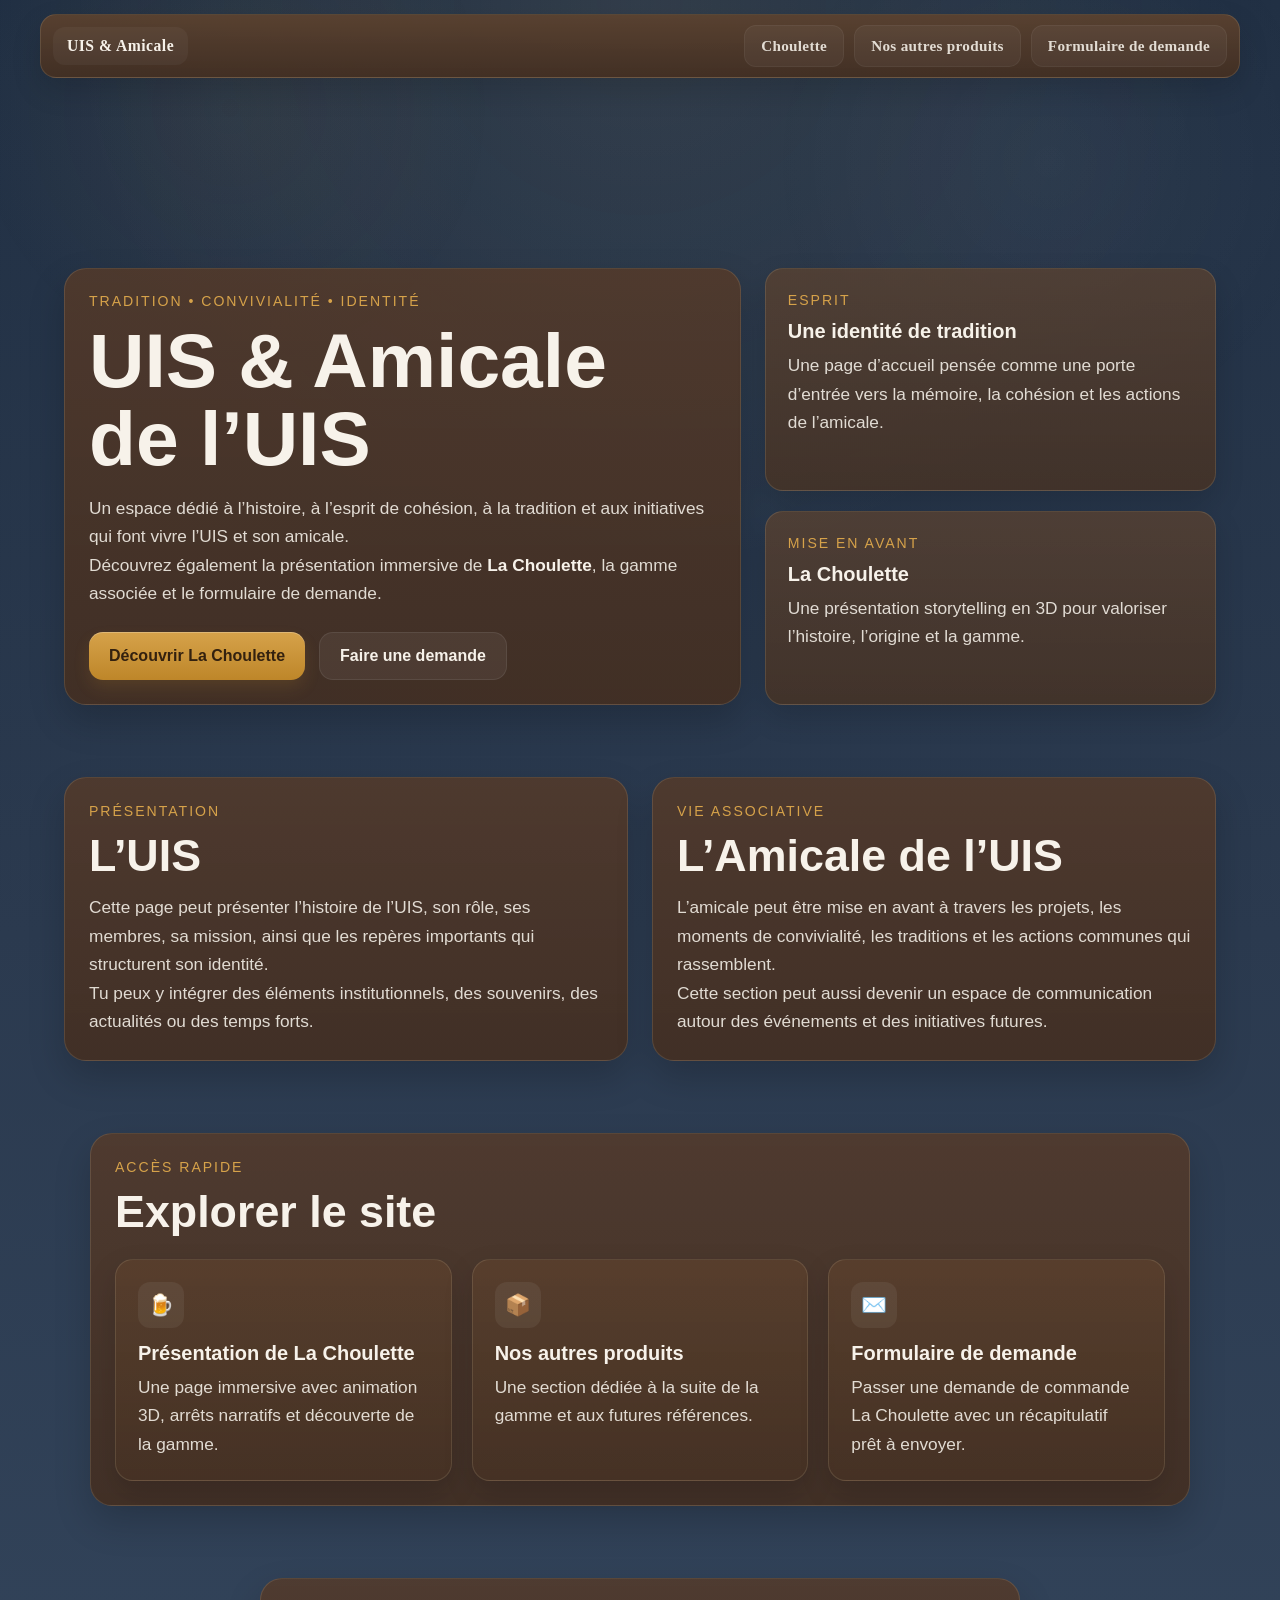
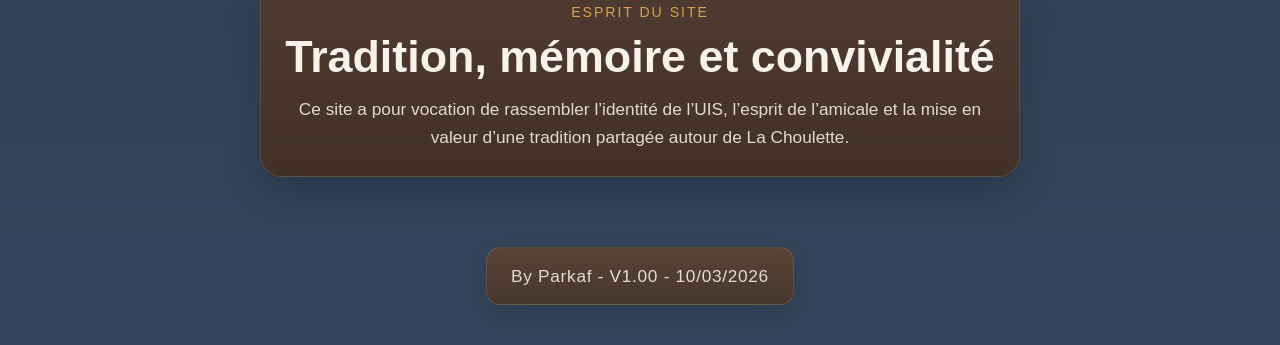
<file: index.html>
<!DOCTYPE html>
<html lang="fr">
<head>
  <meta charset="UTF-8" />
  <meta name="viewport" content="width=device-width, initial-scale=1.0" />
  <title>UIS & Amicale - Accueil</title>
  <link rel="stylesheet" href="css/style.css" />
</head>
<body>
  <header class="site-header">
    <div class="header-inner">
      <a href="index.html" class="brand">UIS & Amicale</a>

      <nav class="desktop-nav" aria-label="Navigation principale">
        <a href="choulette.html" class="nav-link">Choulette</a>
        <a href="produits.html" class="nav-link">Nos autres produits</a>
        <a href="commande.html" class="nav-link">Formulaire de demande</a>
      </nav>

      <button
        class="burger"
        id="burgerBtn"
        aria-label="Ouvrir le menu"
        aria-expanded="false"
        aria-controls="mobileMenu"
        type="button"
      >
        <span></span>
        <span></span>
        <span></span>
      </button>
    </div>

    <nav class="mobile-menu" id="mobileMenu" aria-label="Navigation mobile">
      <a href="choulette.html" class="mobile-link">Choulette</a>
      <a href="produits.html" class="mobile-link">Nos autres produits</a>
      <a href="commande.html" class="mobile-link">Formulaire de demande</a>
    </nav>
  </header>

  <main class="standard-page home-page">
    <section class="hero-simple hero-home hero-brasserie">
      <div class="hero-home-grid">
        <div class="hero-copy glass-panel hero-home-panel">
          <span class="eyebrow">Tradition • Convivialité • Identité</span>
          <h1>UIS & Amicale de l’UIS</h1>
          <p>
            Un espace dédié à l’histoire, à l’esprit de cohésion, à la tradition
            et aux initiatives qui font vivre l’UIS et son amicale.
          </p>
          <p>
            Découvrez également la présentation immersive de <strong>La Choulette</strong>,
            la gamme associée et le formulaire de demande.
          </p>

          <div class="hero-actions">
            <a href="choulette.html" class="btn-primary">Découvrir La Choulette</a>
            <a href="commande.html" class="btn-secondary">Faire une demande</a>
          </div>
        </div>

        <div class="hero-side-stack">
          <article class="feature-card wood-card">
            <span class="eyebrow">Esprit</span>
            <h3>Une identité de tradition</h3>
            <p>
              Une page d’accueil pensée comme une porte d’entrée vers la mémoire,
              la cohésion et les actions de l’amicale.
            </p>
          </article>

          <article class="feature-card wood-card">
            <span class="eyebrow">Mise en avant</span>
            <h3>La Choulette</h3>
            <p>
              Une présentation storytelling en 3D pour valoriser l’histoire,
              l’origine et la gamme.
            </p>
          </article>
        </div>
      </div>
    </section>

    <section class="content-section two-cols">
      <article class="glass-panel">
        <span class="eyebrow">Présentation</span>
        <h2>L’UIS</h2>
        <p>
          Cette page peut présenter l’histoire de l’UIS, son rôle, ses membres,
          sa mission, ainsi que les repères importants qui structurent son identité.
        </p>
        <p>
          Tu peux y intégrer des éléments institutionnels, des souvenirs,
          des actualités ou des temps forts.
        </p>
      </article>

      <article class="glass-panel">
        <span class="eyebrow">Vie associative</span>
        <h2>L’Amicale de l’UIS</h2>
        <p>
          L’amicale peut être mise en avant à travers les projets, les moments
          de convivialité, les traditions et les actions communes qui rassemblent.
        </p>
        <p>
          Cette section peut aussi devenir un espace de communication autour
          des événements et des initiatives futures.
        </p>
      </article>
    </section>

    <section class="content-section single-col">
      <div class="glass-panel centered-panel wide-panel">
        <span class="eyebrow">Accès rapide</span>
        <h2>Explorer le site</h2>
        <div class="feature-grid">
          <a class="feature-card wood-card nav-card" href="choulette.html">
            <span class="card-icon">🍺</span>
            <h3>Présentation de La Choulette</h3>
            <p>
              Une page immersive avec animation 3D, arrêts narratifs
              et découverte de la gamme.
            </p>
          </a>

          <a class="feature-card wood-card nav-card" href="produits.html">
            <span class="card-icon">📦</span>
            <h3>Nos autres produits</h3>
            <p>
              Une section dédiée à la suite de la gamme et aux futures références.
            </p>
          </a>

          <a class="feature-card wood-card nav-card" href="commande.html">
            <span class="card-icon">✉️</span>
            <h3>Formulaire de demande</h3>
            <p>
              Passer une demande de commande La Choulette avec un récapitulatif prêt à envoyer.
            </p>
          </a>
        </div>
      </div>
    </section>

    <section class="content-section single-col">
      <div class="glass-panel centered-panel narrow-panel quote-panel">
        <span class="eyebrow">Esprit du site</span>
        <h2>Tradition, mémoire et convivialité</h2>
        <p>
          Ce site a pour vocation de rassembler l’identité de l’UIS, l’esprit de l’amicale
          et la mise en valeur d’une tradition partagée autour de La Choulette.
        </p>
      </div>
    </section>
  </main>

  <footer class="site-footer">
    <p>By Parkaf - V1.00 - 10/03/2026</p>
  </footer>

  <script src="js/main.js"></script>
</body>
</html>
</file>
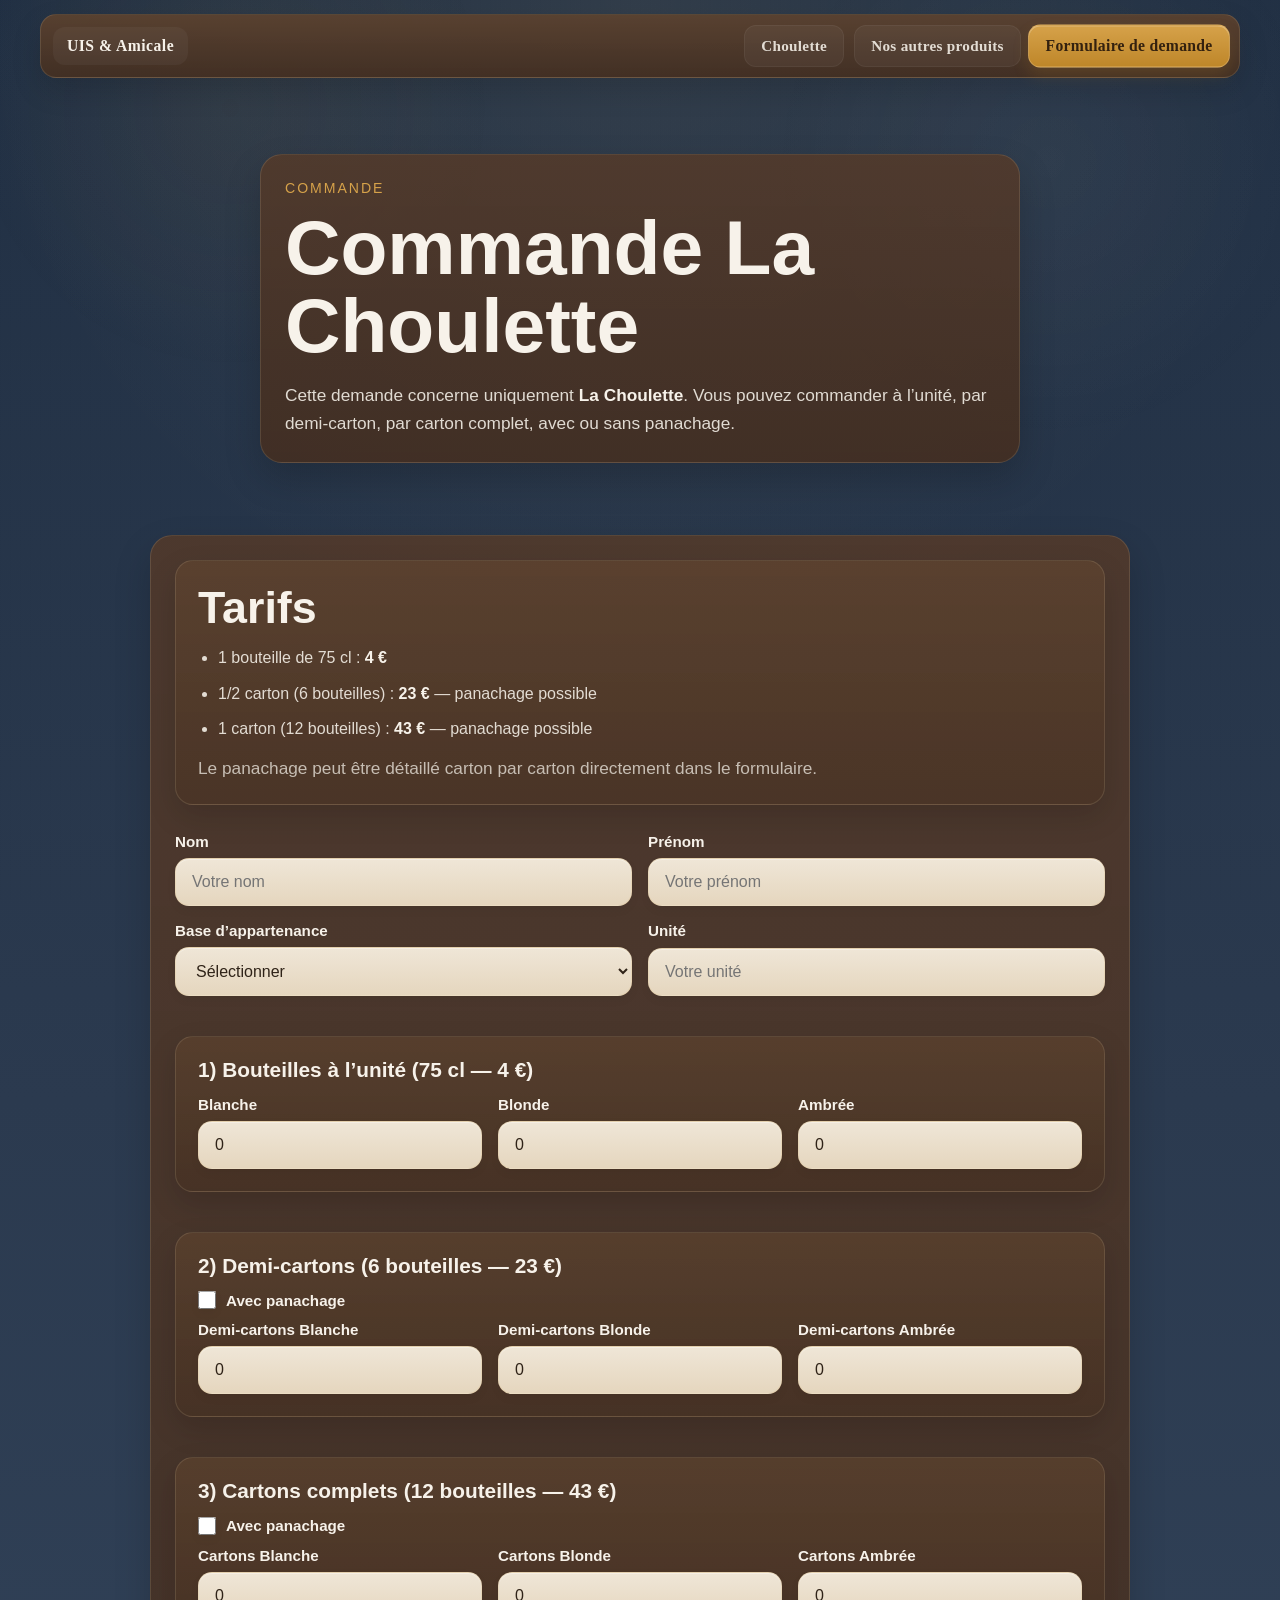
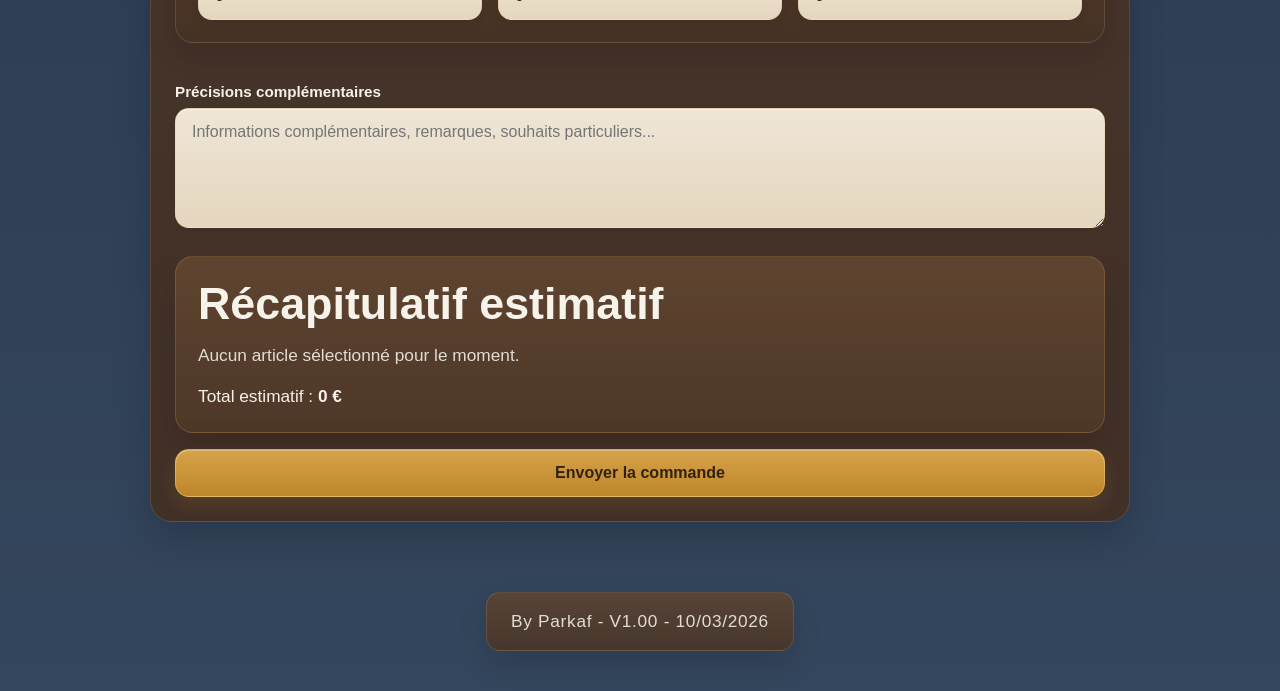
<file: commande.html>
<!DOCTYPE html>
<html lang="fr">
<head>
  <meta charset="UTF-8" />
  <meta name="viewport" content="width=device-width, initial-scale=1.0" />
  <title>Formulaire de demande</title>
  <link rel="stylesheet" href="css/style.css" />
</head>
<body>
  <header class="site-header">
    <div class="header-inner">
      <a href="index.html" class="brand">UIS & Amicale</a>

      <nav class="desktop-nav" aria-label="Navigation principale">
        <a href="choulette.html" class="nav-link">Choulette</a>
        <a href="produits.html" class="nav-link">Nos autres produits</a>
        <a href="commande.html" class="nav-link active">Formulaire de demande</a>
      </nav>

      <button
        class="burger"
        id="burgerBtn"
        aria-label="Ouvrir le menu"
        aria-expanded="false"
        aria-controls="mobileMenu"
        type="button"
      >
        <span></span>
        <span></span>
        <span></span>
      </button>
    </div>

    <nav class="mobile-menu" id="mobileMenu" aria-label="Navigation mobile">
      <a href="choulette.html" class="mobile-link">Choulette</a>
      <a href="produits.html" class="mobile-link">Nos autres produits</a>
      <a href="commande.html" class="mobile-link active">Formulaire de demande</a>
    </nav>
  </header>

  <main class="standard-page order-page">
    <section class="hero-simple">
      <div class="glass-panel centered-panel narrow-panel">
        <span class="eyebrow">Commande</span>
        <h1>Commande La Choulette</h1>
        <p>
          Cette demande concerne uniquement <strong>La Choulette</strong>.
          Vous pouvez commander à l’unité, par demi-carton, par carton complet,
          avec ou sans panachage.
        </p>
      </div>
    </section>

    <section class="content-section single-col">
      <div class="glass-panel form-panel">
        <div class="price-box">
          <h2>Tarifs</h2>
          <ul class="price-list">
            <li>1 bouteille de 75 cl : <strong>4 €</strong></li>
            <li>1/2 carton (6 bouteilles) : <strong>23 €</strong> — panachage possible</li>
            <li>1 carton (12 bouteilles) : <strong>43 €</strong> — panachage possible</li>
          </ul>
          <p class="price-note">
            Le panachage peut être détaillé carton par carton directement dans le formulaire.
          </p>
        </div>

        <form class="order-form" id="orderForm">
          <div class="form-grid two-columns-form">
            <div class="form-row">
              <label for="nom">Nom</label>
              <input type="text" id="nom" name="nom" placeholder="Votre nom" required />
            </div>

            <div class="form-row">
              <label for="prenom">Prénom</label>
              <input type="text" id="prenom" name="prenom" placeholder="Votre prénom" required />
            </div>

            <div class="form-row">
              <label for="base">Base d’appartenance</label>
              <select id="base" name="base" required>
                <option value="">Sélectionner</option>
                <option value="Civil">Civil</option>
                <option value="BA 116">BA 116</option>
                <option value="Autre">Autre</option>
              </select>
            </div>

            <div class="form-row" id="baseAutreRow" style="display:none;">
              <label for="baseAutre">Préciser la base</label>
              <input type="text" id="baseAutre" name="baseAutre" placeholder="Ex. BA 118" />
            </div>

            <div class="form-row">
              <label for="unite">Unité</label>
              <input type="text" id="unite" name="unite" placeholder="Votre unité" required />
            </div>
          </div>

          <div class="order-block">
            <h2>1) Bouteilles à l’unité (75 cl — 4 €)</h2>

            <div class="form-grid three-columns-form">
              <div class="form-row">
                <label for="uBlanche">Blanche</label>
                <input type="number" id="uBlanche" min="0" value="0" />
              </div>

              <div class="form-row">
                <label for="uBlonde">Blonde</label>
                <input type="number" id="uBlonde" min="0" value="0" />
              </div>

              <div class="form-row">
                <label for="uAmbree">Ambrée</label>
                <input type="number" id="uAmbree" min="0" value="0" />
              </div>
            </div>
          </div>

          <div class="order-block">
            <h2>2) Demi-cartons (6 bouteilles — 23 €)</h2>

            <div class="form-row checkbox-row">
              <label class="check-line">
                <input type="checkbox" id="halfPanache" />
                <span>Avec panachage</span>
              </label>
            </div>

            <div id="halfSimpleBlock">
              <div class="form-grid three-columns-form">
                <div class="form-row">
                  <label for="halfBlanche">Demi-cartons Blanche</label>
                  <input type="number" id="halfBlanche" min="0" value="0" />
                </div>

                <div class="form-row">
                  <label for="halfBlonde">Demi-cartons Blonde</label>
                  <input type="number" id="halfBlonde" min="0" value="0" />
                </div>

                <div class="form-row">
                  <label for="halfAmbree">Demi-cartons Ambrée</label>
                  <input type="number" id="halfAmbree" min="0" value="0" />
                </div>
              </div>
            </div>

            <div id="halfPanacheBlock" style="display:none;">
              <div class="form-row">
                <label for="halfQtyPanache">Nombre de demi-cartons panachés</label>
                <input type="number" id="halfQtyPanache" min="0" value="0" />
              </div>

              <div id="halfPanacheItems" class="panache-items"></div>
            </div>
          </div>

          <div class="order-block">
            <h2>3) Cartons complets (12 bouteilles — 43 €)</h2>

            <div class="form-row checkbox-row">
              <label class="check-line">
                <input type="checkbox" id="fullPanache" />
                <span>Avec panachage</span>
              </label>
            </div>

            <div id="fullSimpleBlock">
              <div class="form-grid three-columns-form">
                <div class="form-row">
                  <label for="fullBlanche">Cartons Blanche</label>
                  <input type="number" id="fullBlanche" min="0" value="0" />
                </div>

                <div class="form-row">
                  <label for="fullBlonde">Cartons Blonde</label>
                  <input type="number" id="fullBlonde" min="0" value="0" />
                </div>

                <div class="form-row">
                  <label for="fullAmbree">Cartons Ambrée</label>
                  <input type="number" id="fullAmbree" min="0" value="0" />
                </div>
              </div>
            </div>

            <div id="fullPanacheBlock" style="display:none;">
              <div class="form-row">
                <label for="fullQtyPanache">Nombre de cartons panachés</label>
                <input type="number" id="fullQtyPanache" min="0" value="0" />
              </div>

              <div id="fullPanacheItems" class="panache-items"></div>
            </div>
          </div>

          <div class="form-row">
            <label for="message">Précisions complémentaires</label>
            <textarea
              id="message"
              name="message"
              rows="5"
              placeholder="Informations complémentaires, remarques, souhaits particuliers..."
            ></textarea>
          </div>

          <div class="recap-box">
            <h2>Récapitulatif estimatif</h2>
            <p id="orderSummary">Aucun article sélectionné pour le moment.</p>
            <p class="total-price">
              Total estimatif : <strong id="totalPrice">0 €</strong>
            </p>
          </div>

          <button type="submit" class="submit-btn">Envoyer la commande</button>
        </form>
      </div>
    </section>
  </main>

  <footer class="site-footer">
    <p>By Parkaf - V1.00 - 10/03/2026</p>
  </footer>

  <script src="js/main.js"></script>
  <script src="js/commande.js"></script>
</body>
</html>
</file>
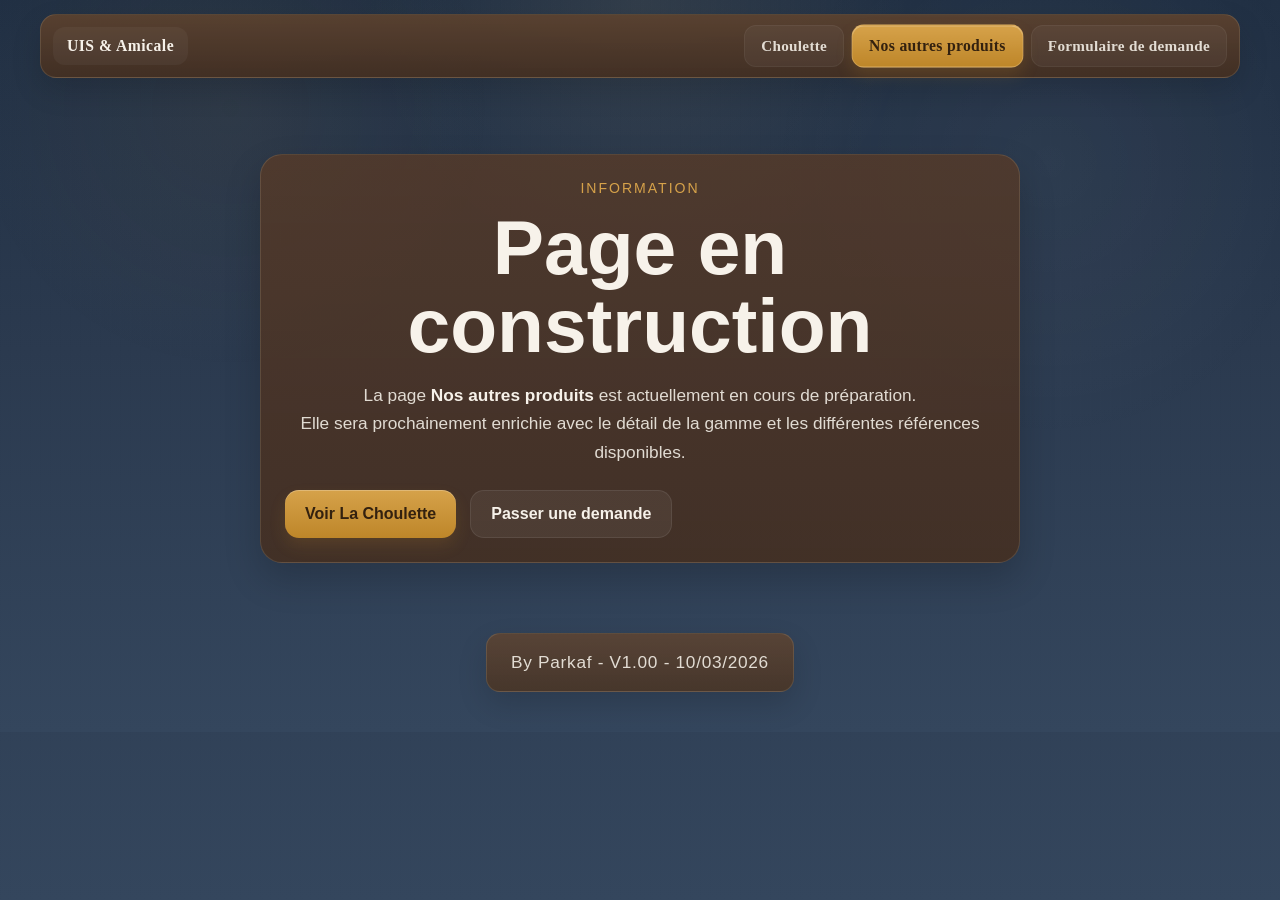
<file: produits.html>
<!DOCTYPE html>
<html lang="fr">
<head>
  <meta charset="UTF-8" />
  <meta name="viewport" content="width=device-width, initial-scale=1.0" />
  <title>Nos autres produits</title>
  <link rel="stylesheet" href="css/style.css" />
</head>
<body>
  <header class="site-header">
    <div class="header-inner">
      <a href="index.html" class="brand">UIS & Amicale</a>

      <nav class="desktop-nav" aria-label="Navigation principale">
        <a href="choulette.html" class="nav-link">Choulette</a>
        <a href="produits.html" class="nav-link active">Nos autres produits</a>
        <a href="commande.html" class="nav-link">Formulaire de demande</a>
      </nav>

      <button
        class="burger"
        id="burgerBtn"
        aria-label="Ouvrir le menu"
        aria-expanded="false"
        aria-controls="mobileMenu"
        type="button"
      >
        <span></span>
        <span></span>
        <span></span>
      </button>
    </div>

    <nav class="mobile-menu" id="mobileMenu" aria-label="Navigation mobile">
      <a href="choulette.html" class="mobile-link">Choulette</a>
      <a href="produits.html" class="mobile-link active">Nos autres produits</a>
      <a href="commande.html" class="mobile-link">Formulaire de demande</a>
    </nav>
  </header>

  <main class="standard-page products-page">
    <section class="hero-simple">
      <div class="glass-panel centered-panel narrow-panel construction-panel">
        <span class="eyebrow">Information</span>
        <h1>Page en construction</h1>
        <p>
          La page <strong>Nos autres produits</strong> est actuellement en cours de préparation.
        </p>
        <p>
          Elle sera prochainement enrichie avec le détail de la gamme et les différentes références disponibles.
        </p>
        <div class="hero-actions">
          <a href="choulette.html" class="btn-primary">Voir La Choulette</a>
          <a href="commande.html" class="btn-secondary">Passer une demande</a>
        </div>
      </div>
    </section>
  </main>

  <footer class="site-footer">
    <p>By Parkaf - V1.00 - 10/03/2026</p>
  </footer>

  <script src="js/main.js"></script>
</body>
</html>
</file>
<file: css/style.css>
* {
  box-sizing: border-box;
  margin: 0;
  padding: 0;
}

:root {
  /* 60% : base sombre */
  --bg-main: #213044;
  --bg-main-2: #2b3a4f;
  --bg-main-3: #34465d;

  /* 30% : surfaces / bois sobres */
  --surface-1: rgba(86, 58, 40, 0.82);
  --surface-2: rgba(68, 46, 32, 0.88);
  --surface-3: rgba(74, 50, 35, 0.9);

  /* 10% : accent bière / doré */
  --accent: #d6a24a;
  --accent-strong: #be8629;
  --accent-soft: rgba(214, 162, 74, 0.18);

  --text: #f7f2ea;
  --text-soft: rgba(247, 242, 234, 0.88);
  --text-muted: rgba(247, 242, 234, 0.72);

  --input-bg: #efe6d7;
  --input-text: #2f2318;

  --border-soft: rgba(255, 233, 196, 0.12);
  --shadow-soft: 0 12px 30px rgba(0, 0, 0, 0.14);
  --shadow-medium: 0 16px 36px rgba(0, 0, 0, 0.18);

  --radius-xl: 22px;
  --radius-lg: 18px;
  --radius-md: 14px;

  --max-width: 1200px;
}

html {
  scroll-behavior: smooth;
  background: linear-gradient(180deg, var(--bg-main) 0%, var(--bg-main-2) 48%, var(--bg-main-3) 100%);
}

html,
body {
  width: 100%;
  min-height: 100%;
}

body {
  font-family: Arial, sans-serif;
  color: var(--text);
  background:
    radial-gradient(circle at top, rgba(255, 220, 150, 0.08), transparent 28%),
    linear-gradient(180deg, var(--bg-main) 0%, var(--bg-main-2) 48%, var(--bg-main-3) 100%);
  overflow-x: hidden;
  position: relative;
}

body::before {
  content: "";
  position: fixed;
  inset: 0;
  pointer-events: none;
  z-index: 0;
  opacity: 0.03;
  background:
    repeating-linear-gradient(
      90deg,
      rgba(255,255,255,0.08) 0px,
      rgba(255,255,255,0.08) 1px,
      transparent 1px,
      transparent 10px
    );
}

body::after {
  content: "";
  position: fixed;
  inset: 0;
  pointer-events: none;
  z-index: 0;
  background:
    radial-gradient(circle at 18% 12%, rgba(214, 162, 74, 0.06), transparent 20%),
    radial-gradient(circle at 82% 18%, rgba(255,255,255,0.035), transparent 22%);
}

body.page-choulette {
  background:
    radial-gradient(circle at top, rgba(255, 220, 150, 0.08), transparent 28%),
    linear-gradient(180deg, var(--bg-main) 0%, var(--bg-main-2) 48%, var(--bg-main-3) 100%);
}

a {
  color: inherit;
}

main,
footer {
  position: relative;
  z-index: 2;
}

/* =========================================================
   CANVAS 3D
========================================================= */

#webgl {
  position: fixed;
  inset: 0;
  width: 100%;
  height: 100%;
  display: block;
  z-index: 1;
  background: transparent;
}

/* =========================================================
   HEADER - CLEAN BRASSERIE
========================================================= */

.site-header {
  position: fixed;
  top: 0;
  left: 0;
  width: 100%;
  z-index: 30;
  padding: 14px 18px;
  pointer-events: auto;
}

.header-inner {
  max-width: var(--max-width);
  margin: 0 auto;
  display: flex;
  align-items: center;
  justify-content: space-between;
  gap: 18px;
  padding: 10px 12px;
  border-radius: 16px;
  background: linear-gradient(180deg, rgba(93, 66, 46, 0.9), rgba(67, 47, 34, 0.94));
  border: 1px solid var(--border-soft);
  box-shadow: var(--shadow-soft);
}

.brand {
  display: inline-flex;
  align-items: center;
  padding: 10px 14px;
  border-radius: 12px;
  text-decoration: none;
  color: var(--text);
  font-weight: 700;
  font-size: 0.98rem;
  letter-spacing: 0.03em;
  white-space: nowrap;
  background: rgba(255, 255, 255, 0.04);
  font-family: Georgia, "Times New Roman", serif;
}

.desktop-nav {
  display: flex;
  align-items: center;
  gap: 10px;
}

.nav-link {
  position: relative;
  text-decoration: none;
  color: var(--text-soft);
  padding: 11px 16px;
  border-radius: 12px;
  font-size: 0.95rem;
  font-weight: 700;
  letter-spacing: 0.02em;
  background: rgba(255, 255, 255, 0.045);
  border: 1px solid rgba(255,255,255,0.05);
  transition:
    transform 0.2s ease,
    background 0.2s ease,
    color 0.2s ease,
    box-shadow 0.2s ease;
  font-family: Georgia, "Times New Roman", serif;
}

.nav-link:hover {
  transform: translateY(-1px);
  background: rgba(255, 255, 255, 0.075);
  color: var(--text);
}

.nav-link.active {
  color: #33210f;
  background: linear-gradient(180deg, var(--accent) 0%, var(--accent-strong) 100%);
  border-color: rgba(255, 231, 188, 0.24);
  box-shadow:
    inset 0 1px 0 rgba(255,255,255,0.26),
    0 8px 16px rgba(190, 134, 41, 0.18);
  transform: scale(1.03);
}

.nav-link.nav-shrink {
  animation: navShrink 0.34s ease;
}

@keyframes navShrink {
  0% { transform: scale(1.02); }
  30% { transform: scale(0.95); }
  60% { transform: scale(0.98); }
  100% { transform: scale(1); }
}

.burger {
  display: none;
  width: 46px;
  height: 46px;
  border: 1px solid rgba(255,255,255,0.06);
  border-radius: 12px;
  background: rgba(255,255,255,0.06);
  cursor: pointer;
  position: relative;
}

.burger span {
  position: absolute;
  left: 12px;
  width: 22px;
  height: 2px;
  border-radius: 2px;
  background: var(--text);
  transition: transform 0.22s ease, opacity 0.22s ease, top 0.22s ease;
}

.burger span:nth-child(1) { top: 15px; }
.burger span:nth-child(2) { top: 22px; }
.burger span:nth-child(3) { top: 29px; }

.burger.open span:nth-child(1) {
  top: 22px;
  transform: rotate(45deg);
}

.burger.open span:nth-child(2) {
  opacity: 0;
}

.burger.open span:nth-child(3) {
  top: 22px;
  transform: rotate(-45deg);
}

.mobile-menu {
  max-width: var(--max-width);
  margin: 10px auto 0;
  display: none;
  flex-direction: column;
  gap: 10px;
  padding: 14px;
  border-radius: 16px;
  background: linear-gradient(180deg, rgba(76, 54, 38, 0.95), rgba(58, 42, 31, 0.98));
  border: 1px solid var(--border-soft);
  box-shadow: var(--shadow-soft);
}

.mobile-menu.open {
  display: flex;
}

.mobile-link {
  text-decoration: none;
  color: var(--text-soft);
  padding: 13px 14px;
  border-radius: 12px;
  background: rgba(255,255,255,0.04);
  font-weight: 700;
  font-family: Georgia, "Times New Roman", serif;
}

.mobile-link.active,
.mobile-link:hover {
  color: #33210f;
  background: linear-gradient(180deg, var(--accent) 0%, var(--accent-strong) 100%);
}

/* =========================================================
   TYPO / SURFACES
========================================================= */

.standard-page {
  padding-top: 118px;
}

.hero-simple,
.content-section {
  max-width: var(--max-width);
  margin: 0 auto;
  padding: 36px 24px;
}

.hero-home {
  padding-top: 150px;
}

.glass-panel,
.content {
  max-width: 680px;
  padding: 24px;
  border-radius: var(--radius-xl);
  background: linear-gradient(180deg, var(--surface-1), var(--surface-2));
  border: 1px solid var(--border-soft);
  box-shadow: var(--shadow-medium);
}

.centered-panel {
  margin: 0 auto;
}

.narrow-panel {
  max-width: 760px;
}

.wide-panel {
  max-width: 1100px;
}

.eyebrow {
  display: inline-block;
  margin-bottom: 12px;
  font-size: 0.88rem;
  letter-spacing: 0.14em;
  text-transform: uppercase;
  color: var(--accent);
}

h1,
h2,
h3 {
  color: var(--text);
}

h1 {
  font-size: clamp(2.2rem, 6vw, 4.8rem);
  line-height: 1.02;
  margin-bottom: 16px;
}

h2 {
  font-size: clamp(1.75rem, 4vw, 2.8rem);
  line-height: 1.08;
  margin-bottom: 14px;
}

h3 {
  font-size: 1.25rem;
  margin-bottom: 8px;
}

p {
  font-size: clamp(1rem, 1.5vw, 1.08rem);
  line-height: 1.65;
  color: var(--text-soft);
}

strong {
  color: var(--text);
}

/* =========================================================
   BOUTONS
========================================================= */

.hero-actions {
  margin-top: 24px;
  display: flex;
  gap: 14px;
  flex-wrap: wrap;
}

.btn-primary,
.btn-secondary {
  display: inline-flex;
  align-items: center;
  justify-content: center;
  padding: 14px 20px;
  border-radius: var(--radius-md);
  text-decoration: none;
  font-weight: 700;
}

.btn-primary {
  color: #33210f;
  background: linear-gradient(180deg, var(--accent) 0%, var(--accent-strong) 100%);
  box-shadow:
    inset 0 1px 0 rgba(255,255,255,0.24),
    0 8px 16px rgba(190, 134, 41, 0.16);
}

.btn-secondary {
  color: var(--text);
  background: rgba(255,255,255,0.06);
  border: 1px solid rgba(255,255,255,0.08);
}

/* =========================================================
   PAGE ACCUEIL
========================================================= */

.hero-brasserie {
  padding-top: 150px;
}

.hero-home-grid {
  max-width: var(--max-width);
  margin: 0 auto;
  display: grid;
  grid-template-columns: 1.2fr 0.8fr;
  gap: 24px;
  align-items: stretch;
}

.hero-home-panel {
  min-height: 420px;
  display: flex;
  flex-direction: column;
  justify-content: center;
}

.hero-side-stack {
  display: grid;
  gap: 20px;
}

.two-cols {
  display: grid;
  grid-template-columns: repeat(2, minmax(0, 1fr));
  gap: 24px;
}

.single-col {
  display: block;
}

.feature-grid {
  display: grid;
  grid-template-columns: repeat(3, minmax(0, 1fr));
  gap: 20px;
  margin-top: 24px;
}

.feature-card {
  display: block;
  text-decoration: none;
  padding: 22px;
  border-radius: var(--radius-lg);
  background: linear-gradient(180deg, rgba(93, 66, 46, 0.72), rgba(70, 50, 36, 0.84));
  border: 1px solid var(--border-soft);
  box-shadow: var(--shadow-soft);
  transition: transform 0.22s ease, box-shadow 0.22s ease, background 0.22s ease;
}

.feature-card:hover {
  transform: translateY(-2px);
  box-shadow: 0 14px 28px rgba(0,0,0,0.16);
}

.wood-card {
  background: linear-gradient(180deg, rgba(93, 66, 46, 0.72), rgba(70, 50, 36, 0.84));
}

.nav-card {
  min-height: 220px;
}

.card-icon {
  display: inline-flex;
  align-items: center;
  justify-content: center;
  width: 46px;
  height: 46px;
  margin-bottom: 14px;
  border-radius: 12px;
  background: rgba(255,255,255,0.06);
  font-size: 1.3rem;
}

.quote-panel {
  text-align: center;
}

/* =========================================================
   PAGE CHOULETTE
========================================================= */

.panel {
  position: relative;
  min-height: 100vh;
  min-height: 100svh;
  display: flex;
  align-items: center;
  padding: 110px 8vw 8vw;
  z-index: 2;
  pointer-events: none;
}

.panel-1,
.panel-2 {
  justify-content: flex-start;
}

.panel-3 {
  justify-content: flex-end;
}

.panel-final {
  display: flex;
  flex-direction: column;
  justify-content: center;
  gap: 32px;
}

.final-intro {
  align-self: flex-start;
}
.flavor-card {
  position: relative;
  overflow: hidden;
  min-height: 360px;
  border-radius: 26px;
  padding: 22px;
  border: 1px solid rgba(255,255,255,0.18);
  box-shadow:
    0 18px 42px rgba(0,0,0,0.18),
    inset 0 1px 0 rgba(255,255,255,0.24);
  transform: translateY(42px) scale(0.98);
  opacity: 0;
  transition:
    transform 0.8s ease,
    opacity 0.8s ease,
    box-shadow 0.3s ease;
}

.flavor-card::before {
  content: "";
  position: absolute;
  inset: 0;
  pointer-events: none;
  background:
    radial-gradient(circle at top right, rgba(255,255,255,0.22), transparent 28%);
  opacity: 0.8;
}

.flavor-card.show {
  transform: translateY(0) scale(1);
  opacity: 1;
}

.flavor-card.blanche {
  background:
    linear-gradient(160deg, rgba(214, 240, 249, 0.98) 0%, rgba(153, 204, 225, 0.98) 100%);
  color: #173142;
}

.flavor-card.blonde {
  background:
    linear-gradient(160deg, rgba(250, 223, 126, 0.98) 0%, rgba(225, 177, 58, 0.98) 100%);
  color: #402c0d;
}

.flavor-card.ambree {
  background:
    linear-gradient(160deg, rgba(196, 140, 92, 0.98) 0%, rgba(146, 96, 58, 0.98) 100%);
  color: #fff4ea;
}

.flavor-card h3 {
  position: relative;
  color: inherit;
  font-size: 1.45rem;
  margin-bottom: 8px;
}

.flavor-card p {
  position: relative;
  color: inherit;
  opacity: 0.88;
}

.mini-canvas {
  width: 100%;
  height: 220px;
  border-radius: 20px;
  margin-bottom: 18px;
  background:
    linear-gradient(180deg, rgba(255,255,255,0.3), rgba(255,255,255,0.12));
  border: 1px solid rgba(255,255,255,0.22);
  box-shadow:
    inset 0 1px 0 rgba(255,255,255,0.2),
    0 8px 18px rgba(0,0,0,0.08);
}

/* =========================================================
   PAGE PRODUITS
========================================================= */

.construction-panel {
  text-align: center;
  max-width: 760px;
}

/* =========================================================
   FORMULAIRE COMMANDE
========================================================= */

.form-panel {
  max-width: 980px;
  margin: 0 auto;
}

.price-box {
  margin-bottom: 28px;
  padding: 22px;
  border-radius: var(--radius-lg);
  background: linear-gradient(180deg, rgba(95, 68, 48, 0.74), rgba(74, 53, 38, 0.84));
  border: 1px solid var(--border-soft);
  box-shadow: var(--shadow-soft);
}

.price-list {
  margin: 14px 0 12px;
  padding-left: 20px;
}

.price-list li {
  margin-bottom: 10px;
  color: var(--text-soft);
  line-height: 1.6;
}

.price-note {
  color: var(--text-muted);
}

.order-form {
  margin-top: 8px;
  display: grid;
  gap: 16px;
}

.form-grid {
  display: grid;
  gap: 16px;
}

.two-columns-form {
  grid-template-columns: repeat(2, minmax(0, 1fr));
  margin-bottom: 24px;
}

.three-columns-form {
  grid-template-columns: repeat(3, minmax(0, 1fr));
}

.order-block {
  margin-bottom: 24px;
  padding: 22px;
  border-radius: var(--radius-lg);
  background: linear-gradient(180deg, rgba(92, 66, 46, 0.74), rgba(70, 50, 36, 0.84));
  border: 1px solid var(--border-soft);
  box-shadow: var(--shadow-soft);
}

.order-block h2 {
  font-size: 1.3rem;
  margin-bottom: 14px;
  color: var(--text);
}

.form-row {
  display: grid;
  gap: 8px;
}

.form-row label {
  font-size: 0.95rem;
  color: var(--text);
  font-weight: 700;
}

.form-row input,
.form-row select,
.form-row textarea {
  width: 100%;
  border: 1px solid rgba(214, 162, 74, 0.14);
  outline: none;
  border-radius: var(--radius-md);
  padding: 14px 16px;
  font: inherit;
  background: linear-gradient(180deg, var(--input-bg), #e5d6be);
  color: var(--input-text);
  box-shadow:
    inset 0 1px 0 rgba(255,255,255,0.35),
    0 4px 10px rgba(0,0,0,0.05);
}

.form-row input:focus,
.form-row select:focus,
.form-row textarea:focus {
  border-color: rgba(214, 162, 74, 0.45);
  box-shadow:
    0 0 0 3px rgba(214, 162, 74, 0.12),
    inset 0 1px 0 rgba(255,255,255,0.35);
}

.checkbox-row {
  margin-bottom: 12px;
}

.check-line {
  display: inline-flex;
  align-items: center;
  gap: 10px;
  color: var(--text);
  font-weight: 700;
}

.check-line input[type="checkbox"] {
  width: 18px;
  height: 18px;
  accent-color: var(--accent-strong);
}

.recap-box {
  margin-top: 12px;
  padding: 22px;
  border-radius: var(--radius-lg);
  background: linear-gradient(180deg, rgba(103, 74, 51, 0.78), rgba(79, 57, 40, 0.86));
  border: 1px solid rgba(214, 162, 74, 0.22);
  box-shadow: var(--shadow-soft);
}

.recap-box h2 {
  color: var(--text);
}

.total-price {
  margin-top: 12px;
  font-size: 1.08rem;
  color: var(--text);
}

.submit-btn {
  border: 1px solid rgba(255, 227, 158, 0.34);
  border-radius: var(--radius-md);
  padding: 14px 18px;
  font: inherit;
  font-weight: 700;
  cursor: pointer;
  background: linear-gradient(180deg, var(--accent) 0%, var(--accent-strong) 100%);
  color: #33210f;
  box-shadow:
    inset 0 1px 0 rgba(255,255,255,0.28),
    0 8px 16px rgba(190, 134, 41, 0.16);
  transition: transform 0.2s ease, box-shadow 0.2s ease;
}

.submit-btn:hover {
  transform: translateY(-1px);
}

/* =========================================================
   BLOCS PANACHÉS
========================================================= */

.panache-items {
  display: grid;
  gap: 16px;
  margin-top: 16px;
}

.panache-card {
  padding: 18px;
  border-radius: var(--radius-lg);
  background: linear-gradient(180deg, rgba(99, 71, 49, 0.72), rgba(76, 54, 39, 0.82));
  border: 1px solid var(--border-soft);
  box-shadow: var(--shadow-soft);
}

.panache-card h3 {
  margin-bottom: 12px;
  color: var(--text);
}

.panache-total {
  margin-top: 12px;
  font-size: 0.95rem;
  color: var(--text-soft);
}

.panache-card.is-complete {
  border-color: rgba(214, 162, 74, 0.34);
  box-shadow:
    0 0 0 1px rgba(214, 162, 74, 0.12),
    var(--shadow-soft);
}

.panache-card.is-over {
  border-color: rgba(255, 120, 120, 0.5);
}

/* =========================================================
   FOOTER
========================================================= */

.site-footer {
  position: relative;
  z-index: 3;
  padding: 34px 20px 40px;
  text-align: center;
  background: transparent;
}

.site-footer p {
  display: inline-block;
  padding: 14px 24px;
  border-radius: 14px;
  background: linear-gradient(180deg, rgba(95, 68, 48, 0.84), rgba(73, 53, 38, 0.9));
  border: 1px solid var(--border-soft);
  color: var(--text-soft);
  box-shadow: var(--shadow-soft);
  letter-spacing: 0.04em;
}

.choulette-footer {
  margin-top: 40px;
}

/* =========================================================
   RESPONSIVE
========================================================= */

@media (max-width: 900px) {
  .desktop-nav {
    display: none;
  }

  .burger {
    display: block;
  }

  .site-header {
    padding: 12px;
  }

  .header-inner {
    padding: 10px 12px;
  }

  .hero-home-grid,
  .two-cols,
  .feature-grid,
  .flavors,
  .two-columns-form,
  .three-columns-form {
    grid-template-columns: 1fr;
  }

  .hero-home-panel {
    min-height: auto;
  }

  .panel {
    padding: 96px 24px 24px;
    align-items: flex-end;
  }

  .panel-1,
  .panel-2,
  .panel-3 {
    justify-content: center;
  }

  .final-intro {
    align-self: center;
  }

  .glass-panel,
  .content {
    max-width: 100%;
  }
}

@media (max-width: 640px) {
  .standard-page {
    padding-top: 106px;
  }

  .hero-home {
    padding-top: 126px;
  }

  .hero-actions {
    flex-direction: column;
  }

  .btn-primary,
  .btn-secondary {
    width: 100%;
  }

  .panel {
    min-height: 100svh;
    padding: 96px 20px 24px;
  }

  .glass-panel,
  .content {
    padding: 18px;
    border-radius: 18px;
  }

  .mini-canvas {
    height: 190px;
  }

  .site-footer {
    padding: 28px 16px 34px;
  }

  .site-footer p {
    width: 100%;
    max-width: 420px;
  }
}

@media (max-width: 640px) {
  .panel-final {
    min-height: auto;
    padding-top: 110px;
    padding-bottom: 80px;
    justify-content: flex-start;
    gap: 22px;
  }

  .flavors {
    grid-template-columns: 1fr;
    gap: 18px;
  }

  .final-intro {
    width: 100%;
    align-self: stretch;
  }

  .flavor-card {
    min-height: 320px;
  }
}

.flavor-badge {
  display: inline-flex;
  align-items: center;
  margin-bottom: 10px;
  padding: 8px 12px;
  border-radius: 999px;
  font-size: 0.82rem;
  font-weight: 700;
  letter-spacing: 0.04em;
  background: rgba(255,255,255,0.22);
  color: inherit;
  backdrop-filter: blur(6px);
}
</file>
